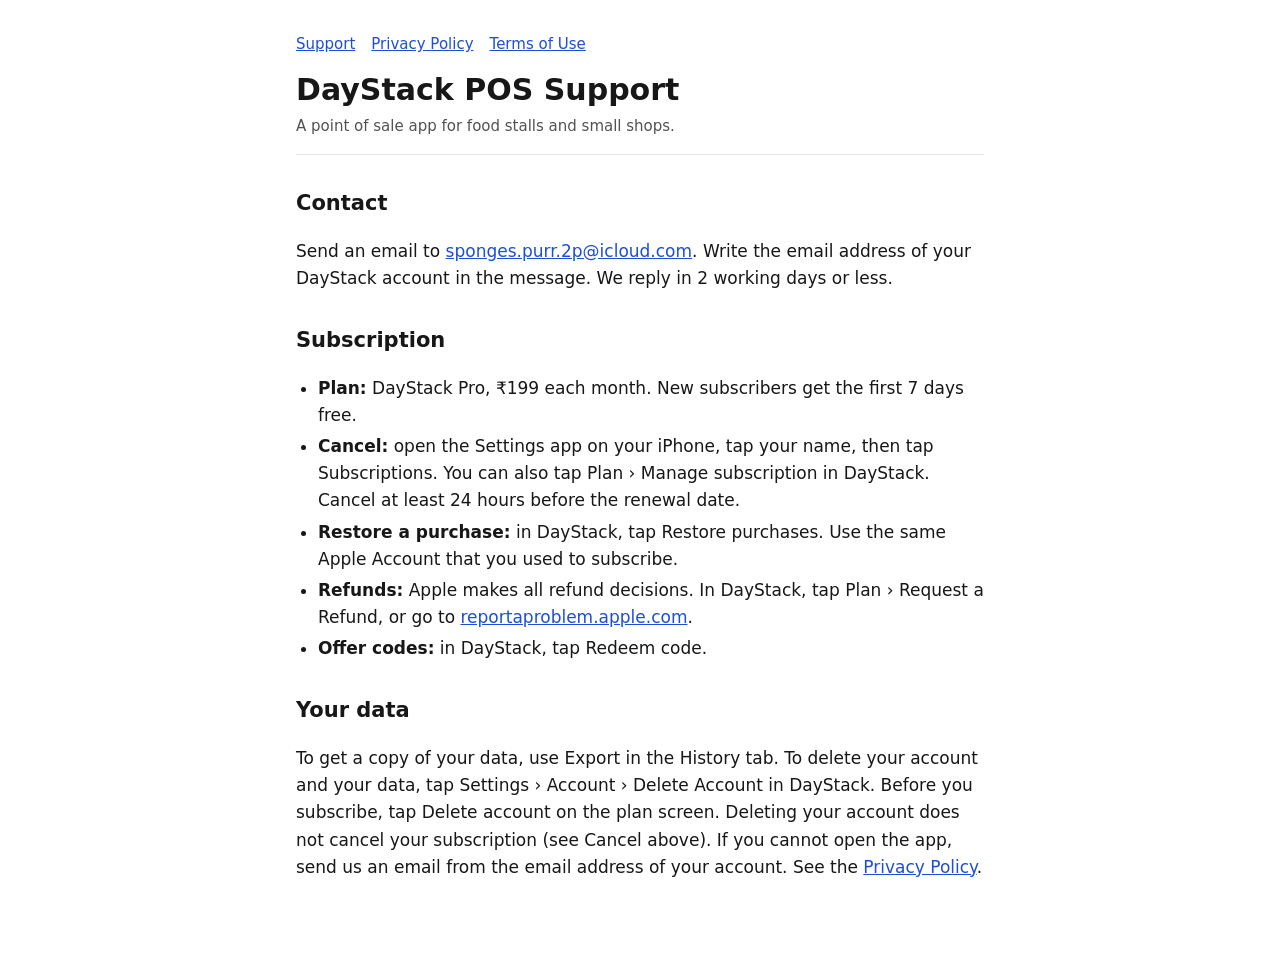
<file: index.html>
<!doctype html>
<html lang="en">
<head>
<meta charset="utf-8">
<meta name="viewport" content="width=device-width, initial-scale=1">
<title>DayStack POS Support</title>
<link rel="stylesheet" href="style.css">
</head>
<body>
<main>
  <header>
    <nav><a href="index.html">Support</a><a href="privacy.html">Privacy Policy</a><a href="terms.html">Terms of Use</a></nav>
    <h1>DayStack POS Support</h1>
    <p class="meta">A point of sale app for food stalls and small shops.</p>
  </header>

  <h2>Contact</h2>
  <p>Send an email to <a href="mailto:sponges.purr.2p@icloud.com">sponges.purr.2p@icloud.com</a>. Write the email address of your DayStack account in the message. We reply in 2 working days or less.</p>

  <h2>Subscription</h2>
  <ul>
    <li><b>Plan:</b> DayStack Pro, ₹199 each month. New subscribers get the first 7 days free.</li>
    <li><b>Cancel:</b> open the Settings app on your iPhone, tap your name, then tap Subscriptions. You can also tap Plan › Manage subscription in DayStack. Cancel at least 24 hours before the renewal date.</li>
    <li><b>Restore a purchase:</b> in DayStack, tap Restore purchases. Use the same Apple Account that you used to subscribe.</li>
    <li><b>Refunds:</b> Apple makes all refund decisions. In DayStack, tap Plan › Request a Refund, or go to <a href="https://reportaproblem.apple.com">reportaproblem.apple.com</a>.</li>
    <li><b>Offer codes:</b> in DayStack, tap Redeem code.</li>
  </ul>

  <h2>Your data</h2>
  <p>To get a copy of your data, use Export in the History tab. To delete your account and your data, tap Settings › Account › Delete Account in DayStack. Before you subscribe, tap Delete account on the plan screen. Deleting your account does not cancel your subscription (see Cancel above). If you cannot open the app, send us an email from the email address of your account. See the <a href="privacy.html">Privacy Policy</a>.</p>
</main>
</body>
</html>
</file>
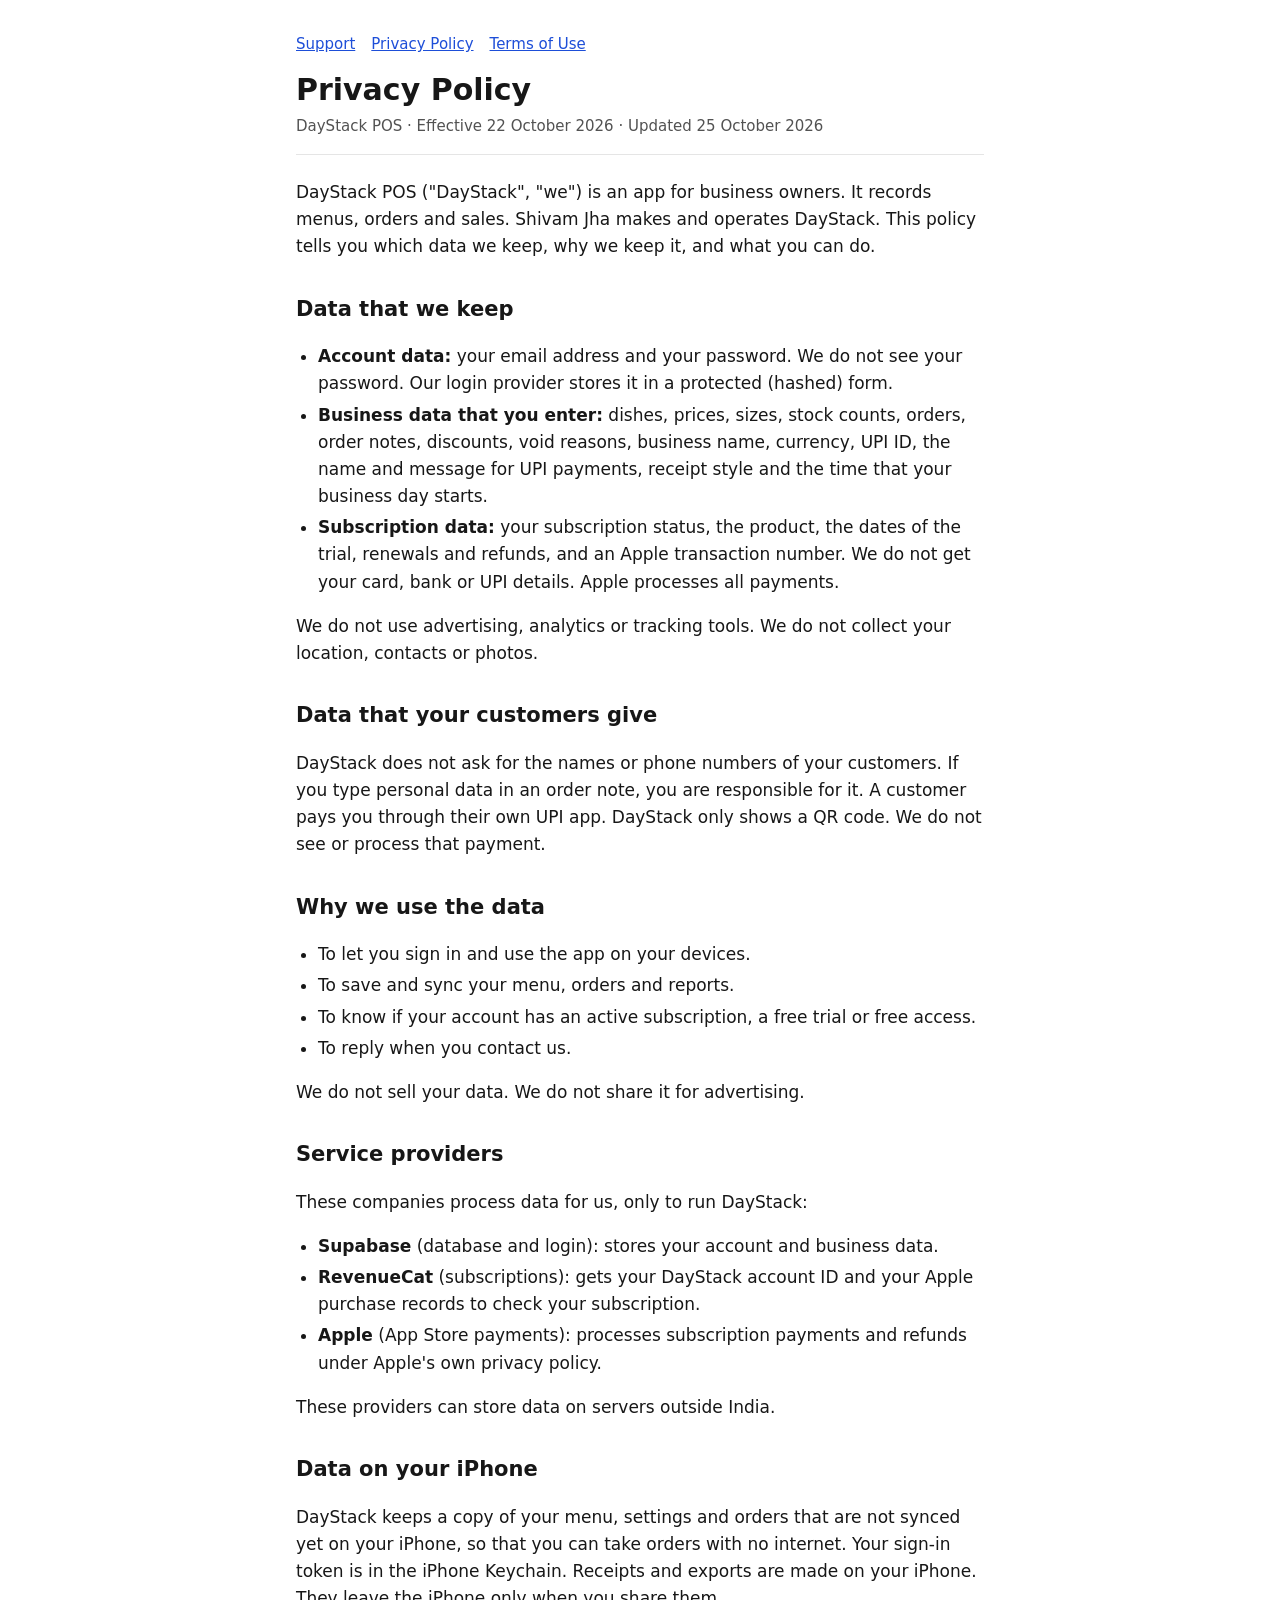
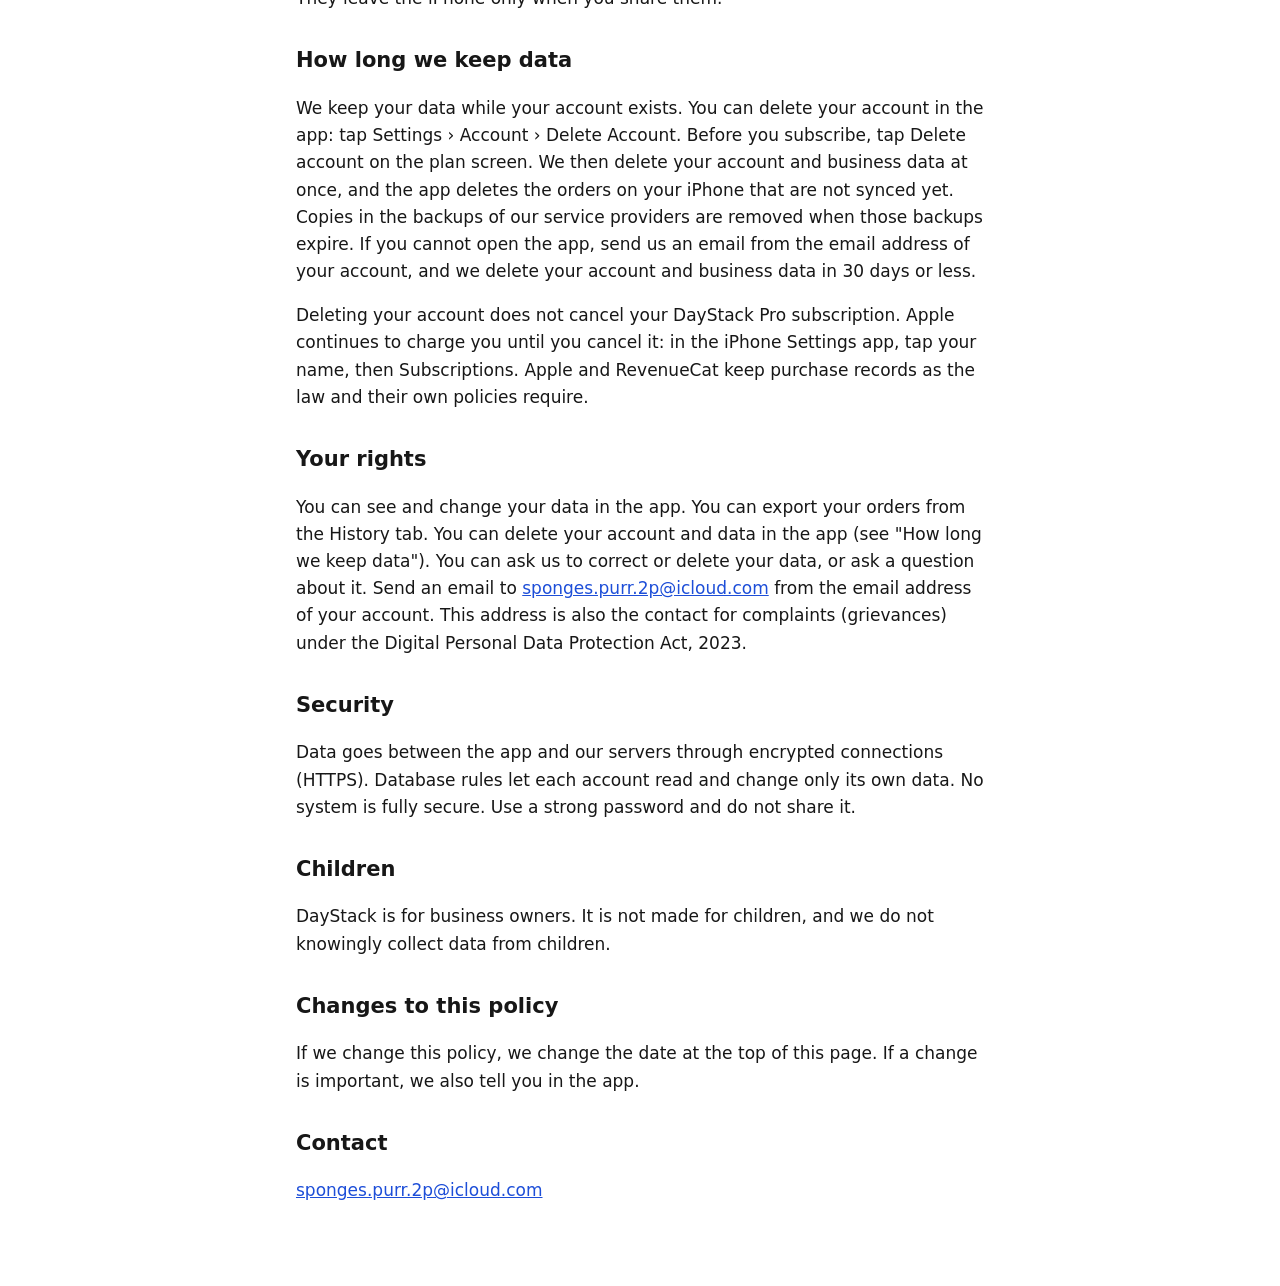
<file: privacy.html>
<!doctype html>
<html lang="en">
<head>
<meta charset="utf-8">
<meta name="viewport" content="width=device-width, initial-scale=1">
<title>DayStack POS Privacy</title>
<link rel="stylesheet" href="style.css">
</head>
<body>
<main>
  <header>
    <nav><a href="index.html">Support</a><a href="privacy.html">Privacy Policy</a><a href="terms.html">Terms of Use</a></nav>
    <h1>Privacy Policy</h1>
    <p class="meta">DayStack POS · Effective 22 October 2026 · Updated 25 October 2026</p>
  </header>

  <p>DayStack POS ("DayStack", "we") is an app for business owners. It records menus, orders and sales. Shivam Jha makes and operates DayStack. This policy tells you which data we keep, why we keep it, and what you can do.</p>

  <h2>Data that we keep</h2>
  <ul>
    <li><b>Account data:</b> your email address and your password. We do not see your password. Our login provider stores it in a protected (hashed) form.</li>
    <li><b>Business data that you enter:</b> dishes, prices, sizes, stock counts, orders, order notes, discounts, void reasons, business name, currency, UPI ID, the name and message for UPI payments, receipt style and the time that your business day starts.</li>
    <li><b>Subscription data:</b> your subscription status, the product, the dates of the trial, renewals and refunds, and an Apple transaction number. We do not get your card, bank or UPI details. Apple processes all payments.</li>
  </ul>
  <p>We do not use advertising, analytics or tracking tools. We do not collect your location, contacts or photos.</p>

  <h2>Data that your customers give</h2>
  <p>DayStack does not ask for the names or phone numbers of your customers. If you type personal data in an order note, you are responsible for it. A customer pays you through their own UPI app. DayStack only shows a QR code. We do not see or process that payment.</p>

  <h2>Why we use the data</h2>
  <ul>
    <li>To let you sign in and use the app on your devices.</li>
    <li>To save and sync your menu, orders and reports.</li>
    <li>To know if your account has an active subscription, a free trial or free access.</li>
    <li>To reply when you contact us.</li>
  </ul>
  <p>We do not sell your data. We do not share it for advertising.</p>

  <h2>Service providers</h2>
  <p>These companies process data for us, only to run DayStack:</p>
  <ul>
    <li><b>Supabase</b> (database and login): stores your account and business data.</li>
    <li><b>RevenueCat</b> (subscriptions): gets your DayStack account ID and your Apple purchase records to check your subscription.</li>
    <li><b>Apple</b> (App Store payments): processes subscription payments and refunds under Apple's own privacy policy.</li>
  </ul>
  <p>These providers can store data on servers outside India.</p>

  <h2>Data on your iPhone</h2>
  <p>DayStack keeps a copy of your menu, settings and orders that are not synced yet on your iPhone, so that you can take orders with no internet. Your sign-in token is in the iPhone Keychain. Receipts and exports are made on your iPhone. They leave the iPhone only when you share them.</p>

  <h2>How long we keep data</h2>
  <p>We keep your data while your account exists. You can delete your account in the app: tap Settings › Account › Delete Account. Before you subscribe, tap Delete account on the plan screen. We then delete your account and business data at once, and the app deletes the orders on your iPhone that are not synced yet. Copies in the backups of our service providers are removed when those backups expire. If you cannot open the app, send us an email from the email address of your account, and we delete your account and business data in 30 days or less.</p>
  <p>Deleting your account does not cancel your DayStack Pro subscription. Apple continues to charge you until you cancel it: in the iPhone Settings app, tap your name, then Subscriptions. Apple and RevenueCat keep purchase records as the law and their own policies require.</p>

  <h2>Your rights</h2>
  <p>You can see and change your data in the app. You can export your orders from the History tab. You can delete your account and data in the app (see "How long we keep data"). You can ask us to correct or delete your data, or ask a question about it. Send an email to <a href="mailto:sponges.purr.2p@icloud.com">sponges.purr.2p@icloud.com</a> from the email address of your account. This address is also the contact for complaints (grievances) under the Digital Personal Data Protection Act, 2023.</p>

  <h2>Security</h2>
  <p>Data goes between the app and our servers through encrypted connections (HTTPS). Database rules let each account read and change only its own data. No system is fully secure. Use a strong password and do not share it.</p>

  <h2>Children</h2>
  <p>DayStack is for business owners. It is not made for children, and we do not knowingly collect data from children.</p>

  <h2>Changes to this policy</h2>
  <p>If we change this policy, we change the date at the top of this page. If a change is important, we also tell you in the app.</p>

  <h2>Contact</h2>
  <p><a href="mailto:sponges.purr.2p@icloud.com">sponges.purr.2p@icloud.com</a></p>
</main>
</body>
</html>
</file>
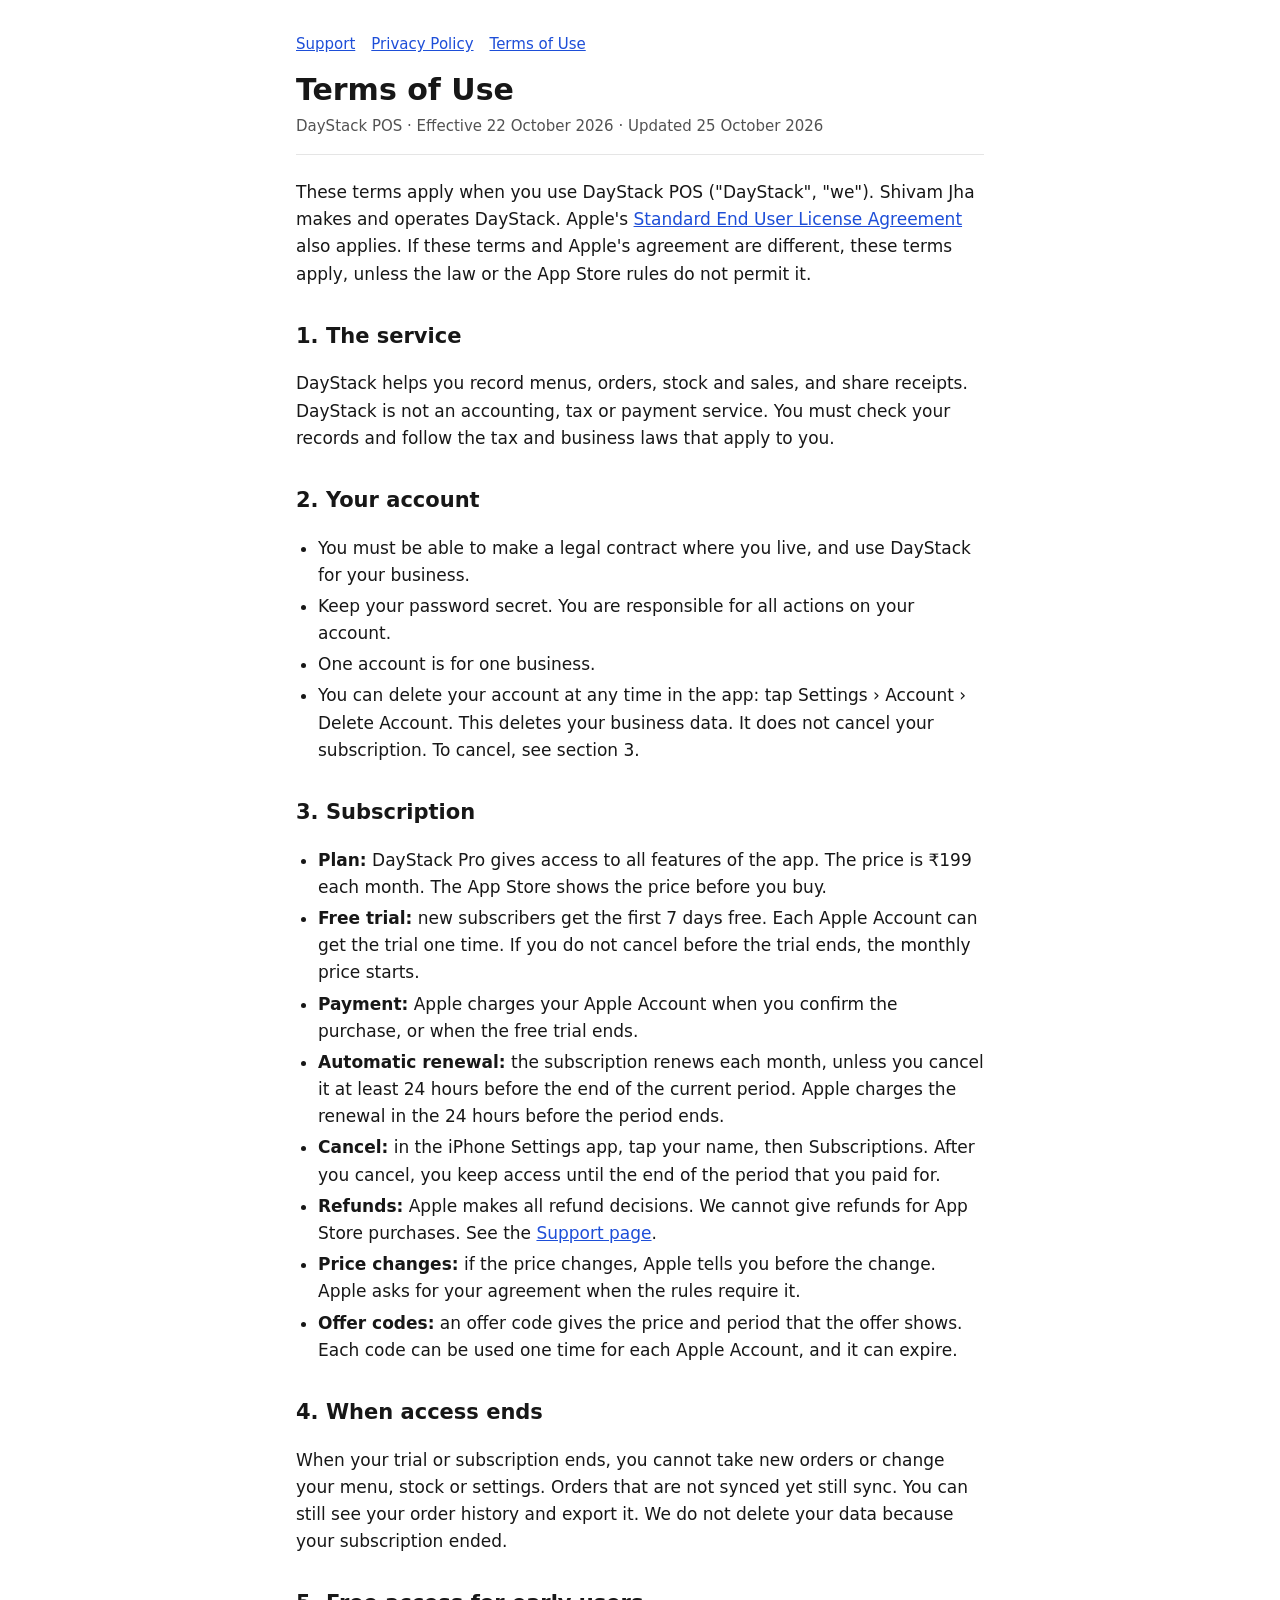
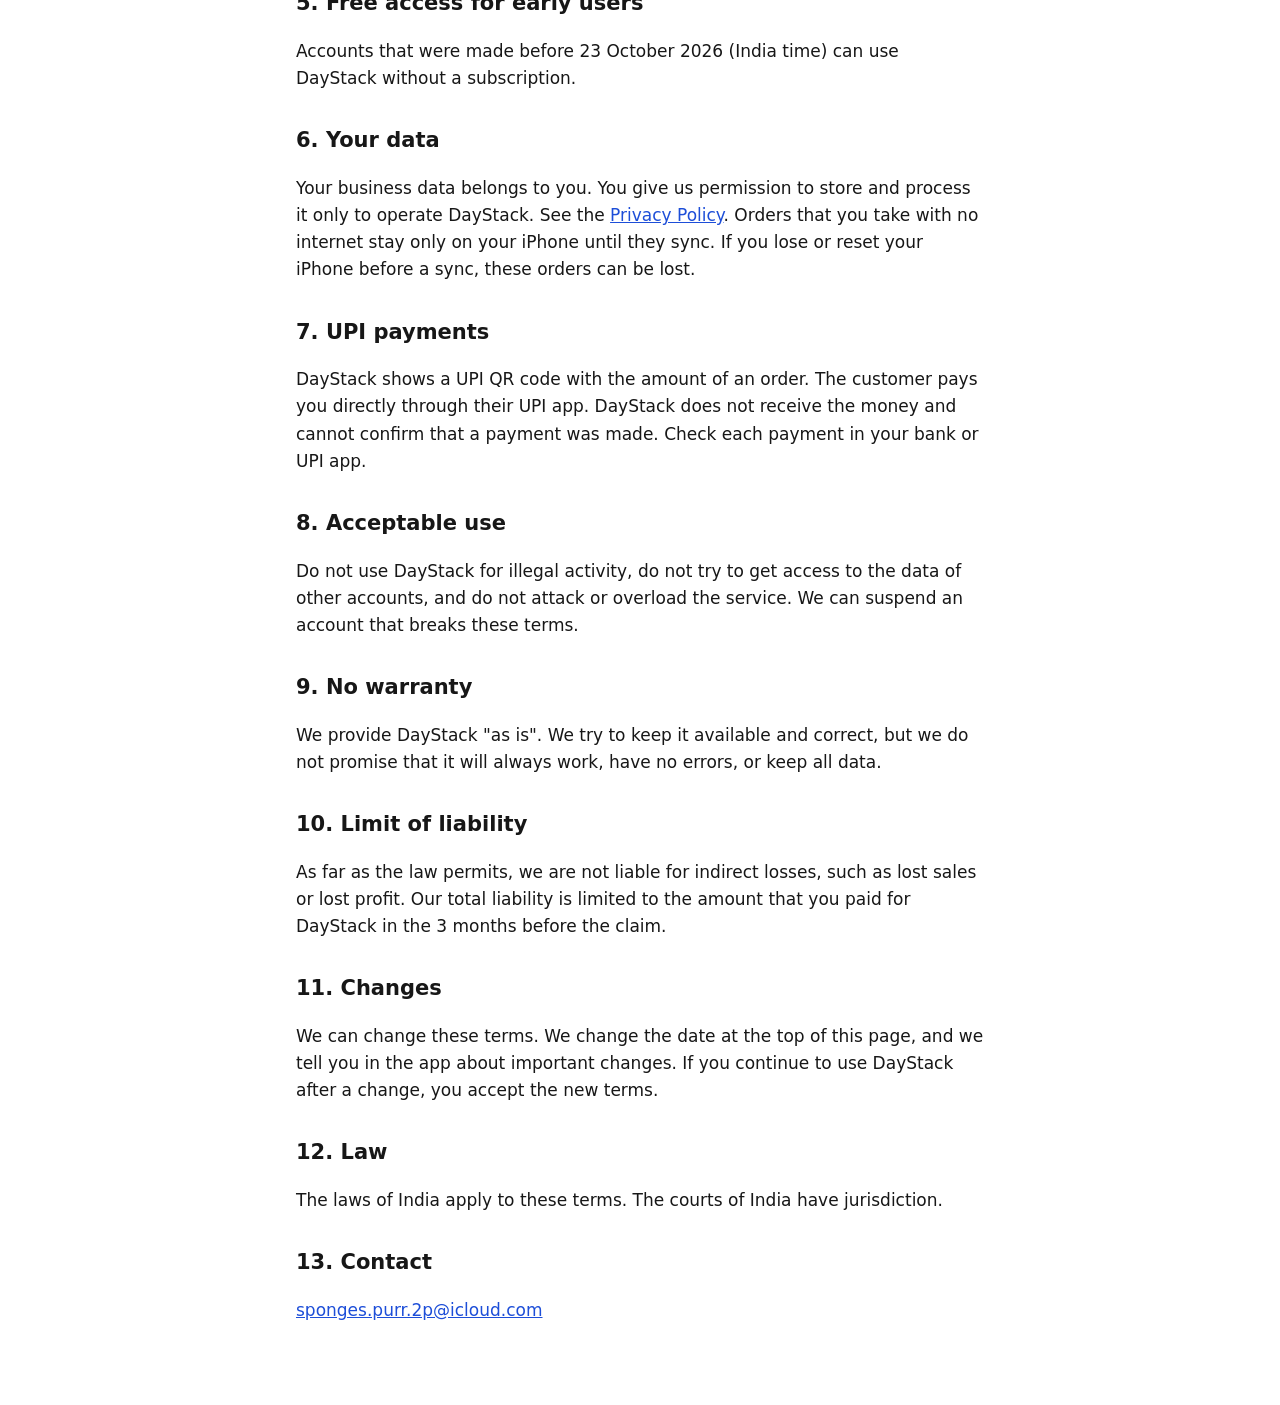
<file: terms.html>
<!doctype html>
<html lang="en">
<head>
<meta charset="utf-8">
<meta name="viewport" content="width=device-width, initial-scale=1">
<title>DayStack POS Terms</title>
<link rel="stylesheet" href="style.css">
</head>
<body>
<main>
  <header>
    <nav><a href="index.html">Support</a><a href="privacy.html">Privacy Policy</a><a href="terms.html">Terms of Use</a></nav>
    <h1>Terms of Use</h1>
    <p class="meta">DayStack POS · Effective 22 October 2026 · Updated 25 October 2026</p>
  </header>

  <p>These terms apply when you use DayStack POS ("DayStack", "we"). Shivam Jha makes and operates DayStack. Apple's <a href="https://www.apple.com/legal/internet-services/itunes/dev/stdeula/">Standard End User License Agreement</a> also applies. If these terms and Apple's agreement are different, these terms apply, unless the law or the App Store rules do not permit it.</p>

  <h2>1. The service</h2>
  <p>DayStack helps you record menus, orders, stock and sales, and share receipts. DayStack is not an accounting, tax or payment service. You must check your records and follow the tax and business laws that apply to you.</p>

  <h2>2. Your account</h2>
  <ul>
    <li>You must be able to make a legal contract where you live, and use DayStack for your business.</li>
    <li>Keep your password secret. You are responsible for all actions on your account.</li>
    <li>One account is for one business.</li>
    <li>You can delete your account at any time in the app: tap Settings › Account › Delete Account. This deletes your business data. It does not cancel your subscription. To cancel, see section 3.</li>
  </ul>

  <h2>3. Subscription</h2>
  <ul>
    <li><b>Plan:</b> DayStack Pro gives access to all features of the app. The price is ₹199 each month. The App Store shows the price before you buy.</li>
    <li><b>Free trial:</b> new subscribers get the first 7 days free. Each Apple Account can get the trial one time. If you do not cancel before the trial ends, the monthly price starts.</li>
    <li><b>Payment:</b> Apple charges your Apple Account when you confirm the purchase, or when the free trial ends.</li>
    <li><b>Automatic renewal:</b> the subscription renews each month, unless you cancel it at least 24 hours before the end of the current period. Apple charges the renewal in the 24 hours before the period ends.</li>
    <li><b>Cancel:</b> in the iPhone Settings app, tap your name, then Subscriptions. After you cancel, you keep access until the end of the period that you paid for.</li>
    <li><b>Refunds:</b> Apple makes all refund decisions. We cannot give refunds for App Store purchases. See the <a href="index.html">Support page</a>.</li>
    <li><b>Price changes:</b> if the price changes, Apple tells you before the change. Apple asks for your agreement when the rules require it.</li>
    <li><b>Offer codes:</b> an offer code gives the price and period that the offer shows. Each code can be used one time for each Apple Account, and it can expire.</li>
  </ul>

  <h2>4. When access ends</h2>
  <p>When your trial or subscription ends, you cannot take new orders or change your menu, stock or settings. Orders that are not synced yet still sync. You can still see your order history and export it. We do not delete your data because your subscription ended.</p>

  <h2>5. Free access for early users</h2>
  <p>Accounts that were made before 23 October 2026 (India time) can use DayStack without a subscription.</p>

  <h2>6. Your data</h2>
  <p>Your business data belongs to you. You give us permission to store and process it only to operate DayStack. See the <a href="privacy.html">Privacy Policy</a>. Orders that you take with no internet stay only on your iPhone until they sync. If you lose or reset your iPhone before a sync, these orders can be lost.</p>

  <h2>7. UPI payments</h2>
  <p>DayStack shows a UPI QR code with the amount of an order. The customer pays you directly through their UPI app. DayStack does not receive the money and cannot confirm that a payment was made. Check each payment in your bank or UPI app.</p>

  <h2>8. Acceptable use</h2>
  <p>Do not use DayStack for illegal activity, do not try to get access to the data of other accounts, and do not attack or overload the service. We can suspend an account that breaks these terms.</p>

  <h2>9. No warranty</h2>
  <p>We provide DayStack "as is". We try to keep it available and correct, but we do not promise that it will always work, have no errors, or keep all data.</p>

  <h2>10. Limit of liability</h2>
  <p>As far as the law permits, we are not liable for indirect losses, such as lost sales or lost profit. Our total liability is limited to the amount that you paid for DayStack in the 3 months before the claim.</p>

  <h2>11. Changes</h2>
  <p>We can change these terms. We change the date at the top of this page, and we tell you in the app about important changes. If you continue to use DayStack after a change, you accept the new terms.</p>

  <h2>12. Law</h2>
  <p>The laws of India apply to these terms. The courts of India have jurisdiction.</p>

  <h2>13. Contact</h2>
  <p><a href="mailto:sponges.purr.2p@icloud.com">sponges.purr.2p@icloud.com</a></p>
</main>
</body>
</html>
</file>
<file: style.css>
:root {
  --bg: #ffffff;
  --text: #171717;
  --muted: #525252;
  --border: #e5e5e5;
  --accent: #1d4ed8;
}
@media (prefers-color-scheme: dark) {
  :root { --bg: #0a0a0a; --text: #fafafa; --muted: #a3a3a3; --border: #2e2e2e; --accent: #93c5fd; }
}
* { box-sizing: border-box; }
body { margin: 0; background: var(--bg); color: var(--text); font: 17px/1.6 system-ui, -apple-system, "Segoe UI", Roboto, sans-serif; }
main { max-width: 720px; margin: 0 auto; padding: 32px 16px 64px; }
header { border-bottom: 1px solid var(--border); padding-bottom: 16px; margin-bottom: 24px; }
nav { display: flex; flex-wrap: wrap; gap: 4px 16px; font-size: 15px; margin-bottom: 16px; }
h1 { font-size: 30px; line-height: 1.2; margin: 0 0 6px; }
h2 { font-size: 21px; margin: 32px 0 8px; }
p, li { color: var(--text); }
.meta { color: var(--muted); font-size: 15px; margin: 0; }
a { color: var(--accent); }
a:focus-visible { outline: 2px solid var(--accent); outline-offset: 2px; }
ul { padding-left: 22px; }
li { margin: 4px 0; }
</file>
